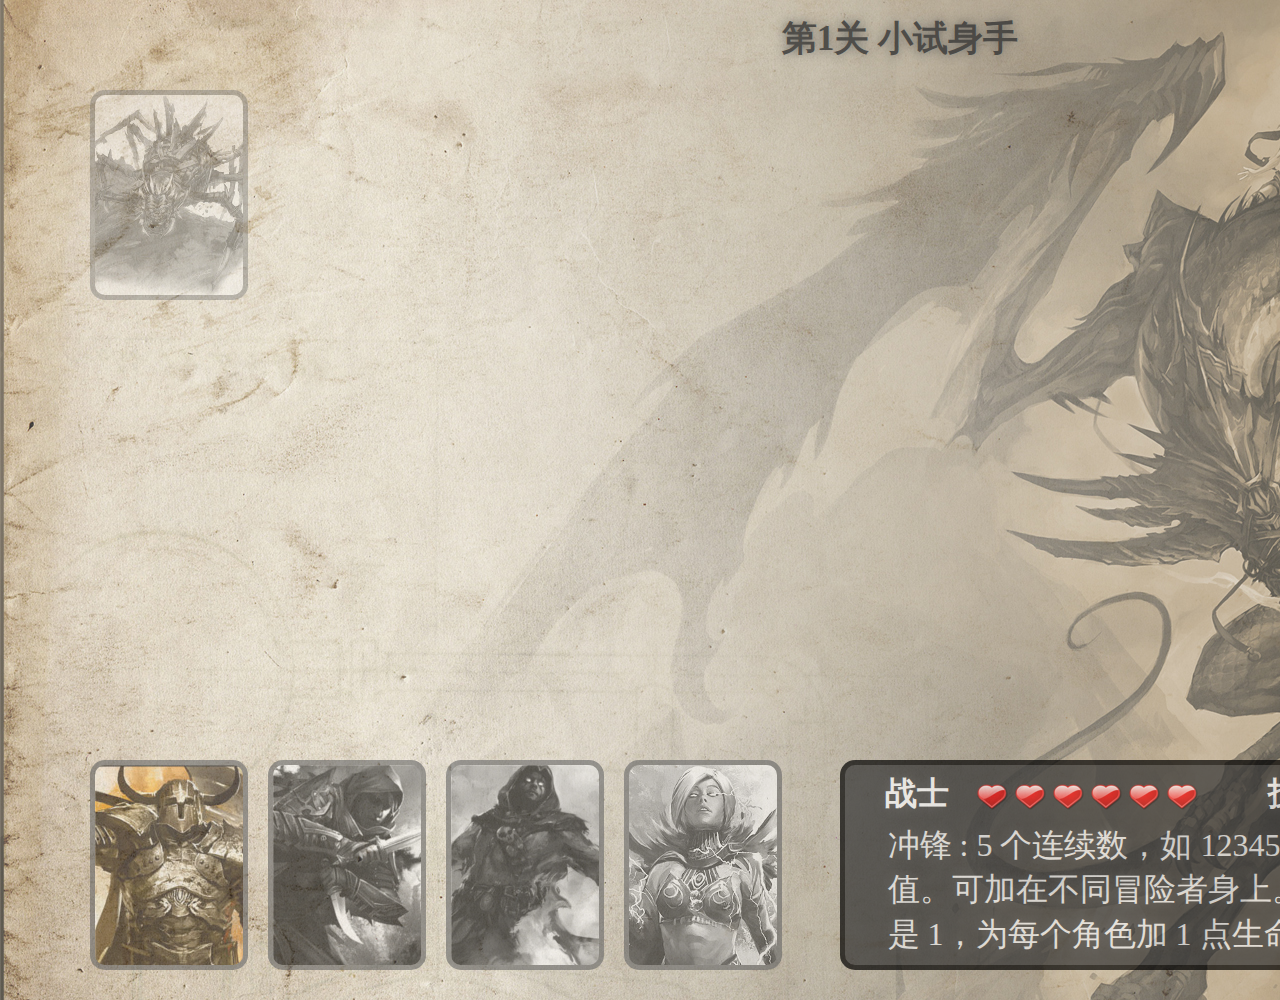
<file: devel/devel.tv/assets/www/battle.html>
<!DOCTYPE html> 
<html> 
    <head> 
    <title>Delve</title>
    <meta http-equiv="Content-Type" content="text/html; charset=UTF-8" />
    <meta name="viewport" content="width=device-width, initial-scale=1">
    <link href="./css/style.css" type="text/css" rel="stylesheet" charset="utf-8" />
</head> 
<body> 
<div class="delve">
    <div class="head cn">第1关 小试身手</div>
    <div class="characterZone daemonZone">
        <div class="characters">
            <div class="character spider actived"></div>
        </div>
        <div class="info">
            <div class="title cn">蜘蛛</div>
            <div class="bloods"><span class="blood">&nbsp</span></div>
            <div class="title cn">技能</div>
            <div class="skills"><span class="skill attack">&nbsp</span></div>
            <div class="detail cn">骰子点数为5或者6时，任意一名英雄受到伤害1点。</div>
        </div>
    </div>
    <div class="characterZone heroZone selected">
        <div class="characters">
            <div class="character warrior actived"></div>
            <div class="character rogue"></div>
            <div class="character wizard"></div>
            <div class="character cleric"></div>
        </div>
        <div class="info">
            <div class="title cn">战士</div>
            <div class="bloods"><span class="blood">&nbsp</span><span class="blood">&nbsp</span><span class="blood">&nbsp</span><span class="blood">&nbsp</span><span class="blood">&nbsp</span><span class="blood">&nbsp</span></div>
            <div class="title cn">技能</div>
            <div class="skills"><span class="skill attack">&nbsp</span></div>
            <div class="detail cn">冲锋 : 5 个连续数，如 12345. 治疗量为第 6 个骰子的数值。可加在不同冒险者身上。另外，如果第 6 个骰子是 1，为每个角色加 1 点生命。</div>
        </div>
    </div>
</div>
</body>
</html>
</file>
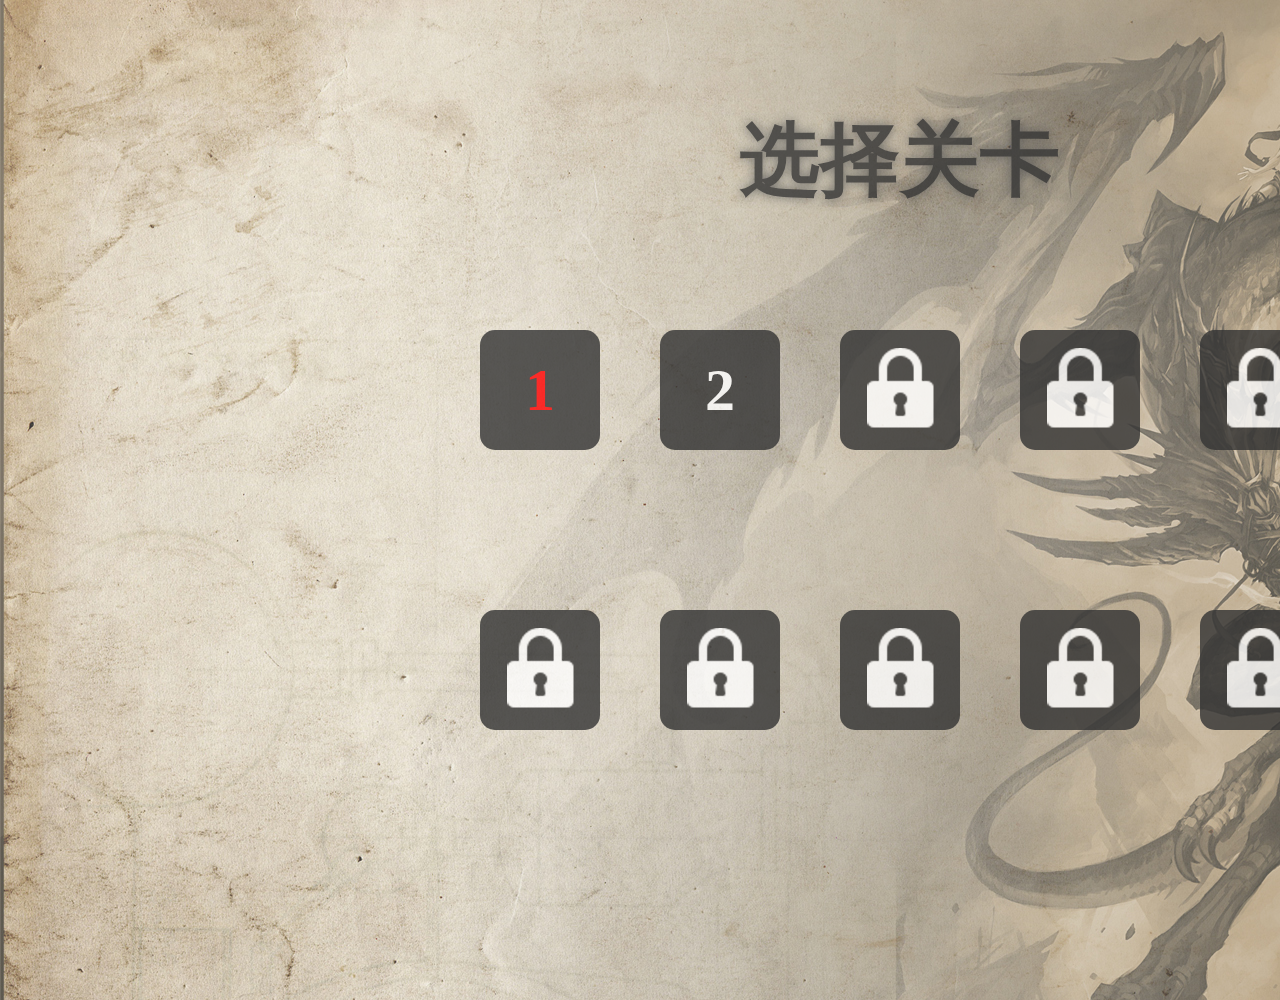
<file: devel/devel.tv/assets/www/stages.html>
<!DOCTYPE html> 
<html> 
    <head> 
    <title>Delve</title>
    <meta http-equiv="Content-Type" content="text/html; charset=UTF-8" />
    <meta name="viewport" content="width=device-width, initial-scale=1">
    <link href="./css/style.css" type="text/css" rel="stylesheet" charset="utf-8" />
</head> 
<body> 
<div class="delve">
	<h2 class="title cn">选择关卡</h2>
	<div class="stages cn">
		<div class="stage selected">1</div>
		<div class="stage">2</div>
		<div class="stage lock">3</div>
		<div class="stage lock">4</div>
		<div class="stage lock">5</div>
		<div class="stage lock">6</div>
		<div class="stage lock">7</div>
		<div class="stage lock">8</div>
		<div class="stage lock">9</div>
        <div class="stage lock">10</div>
	</div>
</div>
</body>
</html>
</file>
<file: devel/devel.tv/assets/www/css/style.css>
html, body {margin:0; height:100%; background-color:#000;}
.delve {position: relative;}
.delve .en { font-family:Georgia,Serif; }
.delve .cn { font-family:"Microsoft YaHei",微软雅黑,"Microsoft JhengHei",华文细黑,STHeiti,MingLiu; }
.delve { margin:auto; width:1800px; height:1000px; background-image:url(./images/background.jpg); background-position:0px -40px;}
.delve h1.title, .delve h2.title {
    display:block;
    margin: auto;
    height: 2em;
    font-size:5em;
    line-height:4em;
    font-weight:bold;
    text-align:center;
    -webkit-border-radius:15px;
    -moz-border-radius: 15px;
    color: #333;
    opacity: 0.8;
    position:relative;
    text-shadow: 0px 0px 11px #555;
}
.delve .menus, .delve .settings{
    margin: auto;
    width: 400px;
    margin-top: 7%;
}
.delve .settings {
   width: 690px;
}
.delve .menu, .delve .setting {
    margin: auto;
    margin-top: 2em;
    width: 100%;
    height: 2em;
    font-size:2em;
    line-height:2em;
    font-weight:bold;
    color:#fff;
    background-color:#333;
    text-align:center;
    -webkit-border-radius:15px;
    -moz-border-radius: 15px;
    opacity: 0.5;
    cursor:pointer;
    text-shadow: 0px 0px 11px #555;
}
.delve .setting div {
    float:left;	
}
.delve .setting .label {
    float:left;
    width: 200px;
    text-align:center;
}
.delve .setting .slider {
   position: relative;
   height: 5px;
   line-height: 5px;
   width: 350px;
   margin-top:1em;
   background-color: #fff;
   opacity: 0.8;    
   -webkit-border-radius:2px;
   -moz-border-radius: 2px;
}
.delve .setting .cursor{
   position: absolute;
   top: -15px;
   background-color:#fff;
   width: 30px;
   height: 30px;
   -webkit-border-radius:10px;
   -moz-border-radius: 10px;
}
.delve .setting .volume {
    padding-left: 0.5em;
}
.delve .menu.selected, .delve .setting.selected {
    color:#fff;
    font-size:2em;
    background-color:#000;
    opacity: 0.8;
}
.delve .setting.selected .cursor {
    background-color:red;
}

.delve .stages {
    margin: auto;
    width: 50%;
    margin-top: 5%;
}
.delve .stage {
    float: left;
    width: 120px;
    height: 120px;
    margin: 80px 30px;
    color:#fff;
    background-color:#333;
    opacity: 0.8;
    font-size:60px;
    line-height:120px;
    font-weight:bold;
    text-align:center;
    -webkit-border-radius:15px;
    -moz-border-radius: 15px;
}
.delve .stage.selected {
    color:red;
    font-weight: bold;
}
.delve .stage.lock {
    background-image:url(./images/lock.png);
    background-repeat: no-repeat;
    background-position:center;
    text-indent: -9999px;
    overflow:hidden;
}

.delve .message {
    position: absolute;
    left: 40%;
    top: 40%;
    width: 40%;
    height: 10px;
}
.delve .message span {
    color: #fff;
    font-size: 4em;
    display: none;
}
.delve .message span:last-child {
    display: inline;
}
.delve .head {
    height: 2.2em;
    font-size:2.2em;
    line-height:2.2em;
    color: #333;
    font-weight: bold;
    text-align: center;
    text-shadow: 0px 0px 11px #555;
    opacity: 0.8;
}
.delve .characterZone {
    position: absolute;
    left: 80px;
    width: 90%;
    height: 200px;
    opacity: 0.6;
}
.delve .characterZone.selected {
    opacity: 1;
}
.delve .characterZone.heroZone {
    bottom: 50px;
}
.delve .characterZone.daemonZone {
    top: 80px;
}
.delve .characters {
    float:left;
    width: 760px;
    height: 100%;
}
.delve .character {
    position: relative;
    float:left;
    width: 148px;
    height: 100%;
    margin: 10px;
    border: 5px solid #666;
    -webkit-border-radius:15px;
    -moz-border-radius: 15px;
    opacity: 0.6;
}
.delve .character .count{
    width:80%;
    position:absolute;
    left:10%;
    bottom:10%;
    text-align:center;
    background-color: #000;
    color:#fff;
    -webkit-border-radius:15px;
    -moz-border-radius: 5px;
    height: 1.8em;
    font-size: 1.8em;
    line-height: 1.8em;
    font-weight: bold;
}
.delve .characterZone.selected .character.selected {
    border: 5px solid #333;
    opacity: 1;
}
.delve .character.warrior {
    background-image:url(./images/warrior_gray.jpg);
}
.delve .characterZone.selected .character.warrior.actived {
   background-image:url(./images/warrior.jpg);
}
.delve .character.rogue {
    background-image:url(./images/rogue_gray.jpg);
}
.delve .characterZone.selected .character.rogue.actived {
   background-image:url(./images/rogue.jpg);
}
.delve .character.wizard {
    background-image:url(./images/wizard_gray.jpg);
}
.delve .characterZone.selected .character.wizard.actived {
   background-image:url(./images/wizard.jpg);
}
.delve .character.cleric {
    background-image:url(./images/cleric_gray.jpg);
}
.delve .characterZone.selected .character.cleric.actived {
   background-image:url(./images/cleric.jpg);
}
.delve .character.spider {
    background-image:url(./images/spider_gray.jpg);
}
.delve .characterZone.selected .character.spider.actived {
   background-image:url(./images/spider.jpg);
}
.delve .characterZone .info {
    float:left;
    margin-top: 10px;
    width: 850px;
    height: 200px;
    font-size:2em;
    line-height:1.8em;
    font-weight:bold;
    color:#fff;
    background-color:#333;
    -webkit-border-radius:15px;
    -moz-border-radius: 15px;
    border: 5px solid #000;
    opacity: 0.7;
    text-shadow: 0px 0px 11px #555;
    display: none;
}
.delve .characterZone.selected .info {
    display: block;
}
.delve .characterZone .info .title{
    float:left;
    width: 15%;
    text-indent: 40px;
}
.delve .characterZone .info .bloods{
    float:left;
    width: 30%;
}
.delve .characterZone .info .blood{
    background:url(./images/blood.png) 0px 5px no-repeat;
    padding:0px 12px;
    margin:0px 3px;
}
.delve .characterZone .info .skills{
    float:left;
    width: 30%;
}
.delve .characterZone .info .skill{
    padding:0px 12px;
    margin:0px 3px;
}
.delve .characterZone .info .skill.attack{
    background:url(./images/attack.png) 0px 4px no-repeat;
}
.delve .characterZone .info .detail{
    clear: both;
    width:90%;
    margin:auto;
    color:#eee;
    font-weight:normal;
    line-height:1.4em;
}
</file>
